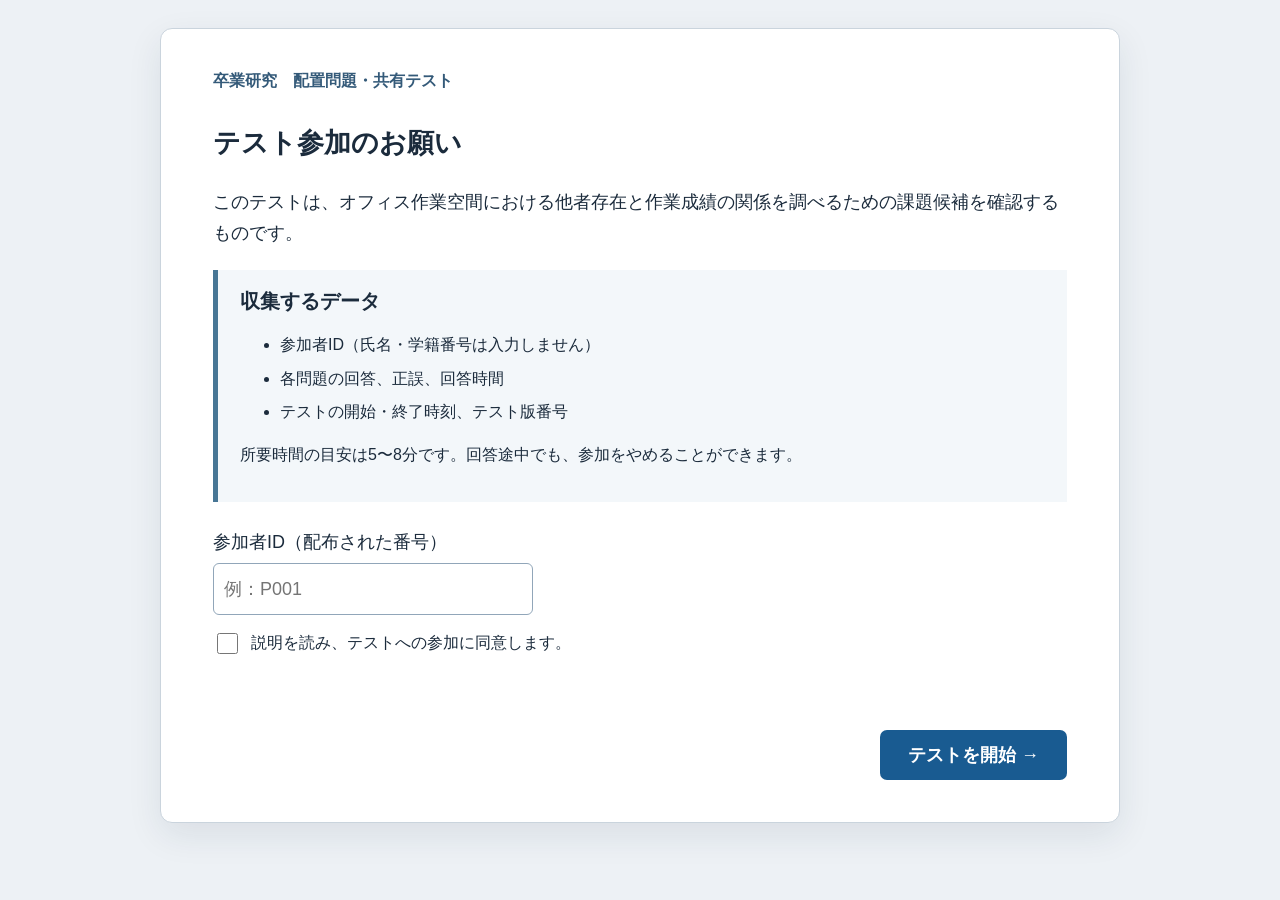
<file: index.html>
<!doctype html>
<html lang="ja">
<head>
  <meta charset="utf-8">
  <meta name="viewport" content="width=device-width, initial-scale=1">
  <meta name="robots" content="noindex,nofollow">
  <title>配置問題・共有テスト</title>
  <link rel="stylesheet" href="style.css">
</head>
<body>
<main>
  <section id="start-screen">
    <header>卒業研究　配置問題・共有テスト</header>
    <h1>テスト参加のお願い</h1>
    <p>このテストは、オフィス作業空間における他者存在と作業成績の関係を調べるための課題候補を確認するものです。</p>
    <div class="notice">
      <h2>収集するデータ</h2>
      <ul>
        <li>参加者ID（氏名・学籍番号は入力しません）</li>
        <li>各問題の回答、正誤、回答時間</li>
        <li>テストの開始・終了時刻、テスト版番号</li>
      </ul>
      <p>所要時間の目安は5〜8分です。回答途中でも、参加をやめることができます。</p>
    </div>
    <label class="field">参加者ID（配布された番号）
      <input id="participant-id" maxlength="30" autocomplete="off" placeholder="例：P001">
    </label>
    <label class="consent"><input id="consent" type="checkbox">説明を読み、テストへの参加に同意します。</label>
    <p id="start-error" class="error" role="alert"></p>
    <div class="actions"><button id="start-button" type="button">テストを開始 →</button></div>
  </section>

  <section id="question-screen" hidden>
    <header id="question-header"></header>
    <div id="question-kind" class="question-kind"></div>
    <h1 id="question-title"></h1>
    <div id="given-arrangement" class="given-arrangement" hidden></div>
    <ol id="conditions"></ol>
    <div id="arrangement-workbench" class="arrangement-workbench" hidden></div>
    <p id="question-instruction"></p>
    <div id="answer-fields" class="arrangements" role="radiogroup" aria-label="配置の選択肢"></div>
    <p id="answer-error" class="error" role="alert"></p>
    <div class="actions"><button id="submit-button" type="button">回答を確定 →</button></div>
    <div id="clock" class="clock" aria-label="現在時刻"></div>
  </section>

  <section id="end-screen" hidden>
    <header>卒業研究　配置問題・共有テスト</header>
    <h1>回答は終了です。ありがとうございました。</h1>
    <p id="send-message">回答データを送信しています。この画面を閉じずにお待ちください。</p>
    <p id="send-error" class="error" role="alert"></p>
    <div class="actions">
      <button id="retry-button" type="button" hidden>送信を再試行</button>
      <button id="backup-button" class="secondary" type="button">結果をCSVで保存</button>
    </div>
  </section>
</main>
<script src="config.js"></script>
<script src="app.js"></script>
</body>
</html>
</file>
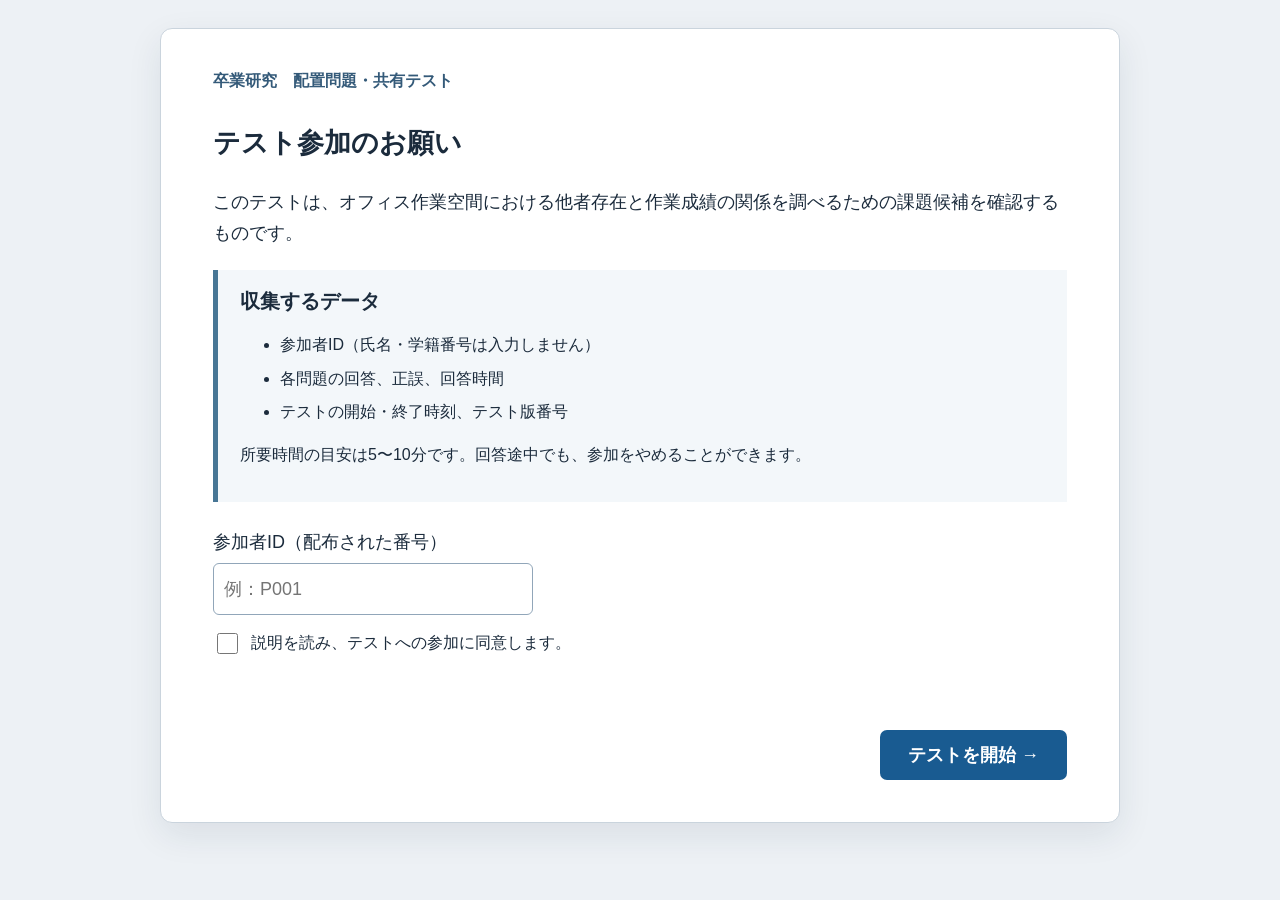
<file: placement-web-test/index.html>
<!doctype html>
<html lang="ja">
<head>
  <meta charset="utf-8">
  <meta name="viewport" content="width=device-width, initial-scale=1">
  <meta name="robots" content="noindex,nofollow">
  <title>配置問題・共有テスト</title>
  <link rel="stylesheet" href="style.css">
</head>
<body>
<main>
  <section id="start-screen">
    <header>卒業研究　配置問題・共有テスト</header>
    <h1>テスト参加のお願い</h1>
    <p>このテストは、オフィス作業空間における他者存在と作業成績の関係を調べるための課題候補を確認するものです。</p>
    <div class="notice">
      <h2>収集するデータ</h2>
      <ul>
        <li>参加者ID（氏名・学籍番号は入力しません）</li>
        <li>各問題の回答、正誤、回答時間</li>
        <li>テストの開始・終了時刻、テスト版番号</li>
      </ul>
      <p>所要時間の目安は5〜10分です。回答途中でも、参加をやめることができます。</p>
    </div>
    <label class="field">参加者ID（配布された番号）
      <input id="participant-id" maxlength="30" autocomplete="off" placeholder="例：P001">
    </label>
    <label class="consent"><input id="consent" type="checkbox">説明を読み、テストへの参加に同意します。</label>
    <p id="start-error" class="error" role="alert"></p>
    <div class="actions"><button id="start-button" type="button">テストを開始 →</button></div>
  </section>

  <section id="question-screen" hidden>
    <header id="question-header"></header>
    <h1 id="question-title"></h1>
    <ol id="conditions"></ol>
    <p>左を1番目として、条件をすべて満たす配置を1つ選んでください。</p>
    <div id="answer-fields" class="arrangements" role="radiogroup" aria-label="配置の選択肢"></div>
    <p id="answer-error" class="error" role="alert"></p>
    <div class="actions"><button id="submit-button" type="button">回答を確定 →</button></div>
    <div id="clock" class="clock" aria-label="現在時刻"></div>
  </section>

  <section id="end-screen" hidden>
    <header>卒業研究　配置問題・共有テスト</header>
    <h1>回答は終了です。ありがとうございました。</h1>
    <p id="send-message">回答データを送信しています。この画面を閉じずにお待ちください。</p>
    <p id="send-error" class="error" role="alert"></p>
    <div class="actions">
      <button id="retry-button" type="button" hidden>送信を再試行</button>
      <button id="backup-button" class="secondary" type="button">結果をCSVで保存</button>
    </div>
  </section>
</main>
<script src="config.js"></script>
<script src="app.js"></script>
</body>
</html>
</file>
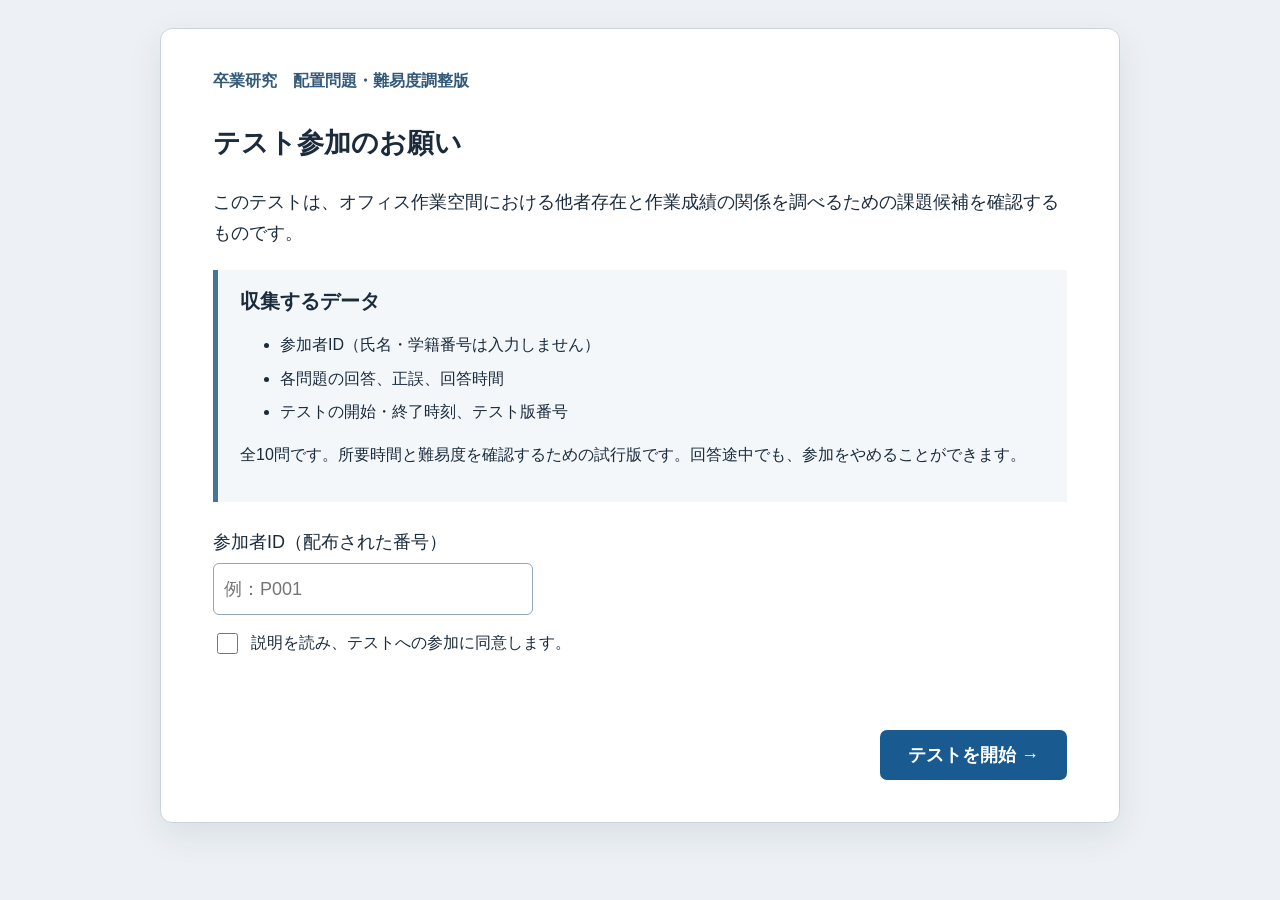
<file: difficulty.html>
<!doctype html>
<html lang="ja">
<head>
  <meta charset="utf-8">
  <meta name="viewport" content="width=device-width, initial-scale=1">
  <meta name="robots" content="noindex,nofollow">
  <title>配置問題・難易度調整版</title>
  <link rel="stylesheet" href="style.css">
</head>
<body>
<main>
  <section id="start-screen">
    <header>卒業研究　配置問題・難易度調整版</header>
    <h1>テスト参加のお願い</h1>
    <p>このテストは、オフィス作業空間における他者存在と作業成績の関係を調べるための課題候補を確認するものです。</p>
    <div class="notice">
      <h2>収集するデータ</h2>
      <ul>
        <li>参加者ID（氏名・学籍番号は入力しません）</li>
        <li>各問題の回答、正誤、回答時間</li>
        <li>テストの開始・終了時刻、テスト版番号</li>
      </ul>
      <p>全10問です。所要時間と難易度を確認するための試行版です。回答途中でも、参加をやめることができます。</p>
    </div>
    <label class="field">参加者ID（配布された番号）
      <input id="participant-id" maxlength="30" autocomplete="off" placeholder="例：P001">
    </label>
    <label class="consent"><input id="consent" type="checkbox">説明を読み、テストへの参加に同意します。</label>
    <p id="start-error" class="error" role="alert"></p>
    <div class="actions"><button id="start-button" type="button">テストを開始 →</button></div>
  </section>

  <section id="question-screen" hidden>
    <header id="question-header"></header>
    <div id="question-kind" class="question-kind"></div>
    <h1 id="question-title"></h1>
    <div id="given-arrangement" class="given-arrangement" hidden></div>
    <ol id="conditions"></ol>
    <div id="arrangement-workbench" class="arrangement-workbench" hidden></div>
    <p id="question-instruction"></p>
    <div id="answer-fields" class="arrangements" role="radiogroup" aria-label="配置の選択肢"></div>
    <p id="answer-error" class="error" role="alert"></p>
    <div class="actions"><button id="submit-button" type="button">回答を確定 →</button></div>
    <div id="clock" class="clock" aria-label="現在時刻"></div>
  </section>

  <section id="end-screen" hidden>
    <header>卒業研究　配置問題・難易度調整版</header>
    <h1>回答は終了です。ありがとうございました。</h1>
    <p id="send-message">回答データを送信しています。この画面を閉じずにお待ちください。</p>
    <p id="send-error" class="error" role="alert"></p>
    <div class="actions">
      <button id="retry-button" type="button" hidden>送信を再試行</button>
      <button id="backup-button" class="secondary" type="button">結果をCSVで保存</button>
    </div>
  </section>
</main>
<script src="config.js"></script>
<script src="difficulty.js"></script>
</body>
</html>
</file>
<file: style.css>
:root { font-family: "Yu Gothic UI", "Meiryo", sans-serif; color: #1b2b3c; background: #edf1f5; }
* { box-sizing: border-box; }
body { margin: 0; padding: 28px; }
main { max-width: 960px; min-height: 620px; margin: 0 auto; padding: 42px 52px;
       background: #fff; border: 1px solid #cad4dd; border-radius: 12px;
       box-shadow: 0 12px 35px #192a3d17; }
header { font-weight: 700; color: #345a79; margin-bottom: 32px; }
h1 { font-size: 27px; line-height: 1.45; margin: 0 0 24px; }
h2 { font-size: 20px; margin: 0 0 8px; }
.question-kind { display: inline-block; padding: 5px 12px; margin-bottom: 14px;
                 color: #315b78; background: #e8f2f8; border-radius: 999px;
                 font-size: 15px; font-weight: 700; }
p, li, label { font-size: 18px; line-height: 1.7; }
ol { padding-left: 2em; margin: 10px 0 28px; }
li { margin: 6px 0; }
.notice { padding: 18px 22px; background: #f3f7fa; border-left: 5px solid #477695; margin: 22px 0; }
.notice p, .notice li { font-size: 16px; }
.field { display: flex; flex-direction: column; gap: 5px; width: min(320px, 100%); margin: 25px 0 14px; }
.field input { font: inherit; padding: 10px; border: 1px solid #91a6b9; border-radius: 6px; }
.consent { display: flex; align-items: flex-start; gap: 10px; font-size: 16px; }
.consent input { width: 21px; height: 21px; margin-top: 4px; }
.arrangements { display: grid; grid-template-columns: repeat(2, minmax(290px, 1fr)); gap: 18px; margin: 22px 0; }
.arrangement { display: flex; align-items: center; gap: 15px; padding: 18px;
               border: 2px solid #b7c5d1; border-radius: 9px; cursor: pointer; }
.arrangement:hover { background: #f2f7fb; border-color: #6688a5; }
.arrangement:has(input:checked) { background: #e5f2fc; border-color: #195b91; }
.arrangement input { width: 22px; height: 22px; margin: 0; }
.diagram { display: flex; gap: 5px; }
.diagram span { display: grid; place-items: center; width: 48px; height: 48px;
                border: 2px solid #5e7284; background: #fff; font-size: 23px; font-weight: 700; }
.given-arrangement { display: flex; align-items: center; gap: 16px; padding: 18px 22px;
                     margin: 0 0 20px; background: #f3f7fa; border: 1px solid #b9c9d5;
                     border-radius: 9px; }
.given-arrangement::before { content: "提示された配置"; font-weight: 700; color: #345a79; }
.arrangement-workbench { margin: 18px 0 24px; padding: 16px 20px; background: #fff9e9;
                         border: 1px solid #d8bd72; border-radius: 9px; }
.workbench-heading { margin: 0; font-size: 17px; font-weight: 700; color: #67501b; }
.workbench-help { margin: 2px 0 12px; font-size: 14px; color: #685e47; }
.letter-panel { display: flex; gap: 9px; }
.letter-tile { display: grid; place-items: center; width: 58px; height: 58px; padding: 0;
               border: 2px solid #6d7780; border-radius: 7px; color: #1b2b3c;
               background: #fff; font-size: 25px; cursor: grab; }
.letter-tile:hover { color: #1b2b3c; background: #eef5fa; }
.letter-tile.selected { border-color: #d38200; background: #fff0bd; box-shadow: 0 0 0 3px #ffd56b; }
.letter-tile.dragging { opacity: .45; }
.number-choice { justify-content: center; min-height: 86px; font-size: 25px; font-weight: 700; }
button { font: inherit; font-size: 18px; font-weight: 700; color: #fff; background: #195b91;
         border: 0; border-radius: 7px; padding: 13px 28px; cursor: pointer; }
button:hover { background: #11456f; }
button.secondary { background: #5f7181; margin-left: 10px; }
button:focus-visible, input:focus-visible { outline: 3px solid #ffba43; outline-offset: 2px; }
.actions { text-align: right; margin-top: 28px; }
.error { min-height: 1.8em; color: #a22121; font-size: 16px; font-weight: 700; }
.clock { position: fixed; right: 28px; bottom: 20px; min-width: 140px; padding: 9px 14px;
         color: #24394d; background: #ffffffeb; border: 1px solid #9cadbc; border-radius: 7px;
         font-size: 18px; font-variant-numeric: tabular-nums; text-align: center; }
[hidden] { display: none !important; }
@media (max-width: 700px) {
  body { padding: 8px; } main { padding: 25px 20px; }
  .arrangements { grid-template-columns: 1fr; }
  .diagram span { width: 42px; height: 42px; }
  .clock { right: 10px; bottom: 8px; }
}
</file>
<file: placement-web-test/style.css>
:root { font-family: "Yu Gothic UI", "Meiryo", sans-serif; color: #1b2b3c; background: #edf1f5; }
* { box-sizing: border-box; }
body { margin: 0; padding: 28px; }
main { max-width: 960px; min-height: 620px; margin: 0 auto; padding: 42px 52px;
       background: #fff; border: 1px solid #cad4dd; border-radius: 12px;
       box-shadow: 0 12px 35px #192a3d17; }
header { font-weight: 700; color: #345a79; margin-bottom: 32px; }
h1 { font-size: 27px; line-height: 1.45; margin: 0 0 24px; }
h2 { font-size: 20px; margin: 0 0 8px; }
p, li, label { font-size: 18px; line-height: 1.7; }
ol { padding-left: 2em; margin: 10px 0 28px; }
li { margin: 6px 0; }
.notice { padding: 18px 22px; background: #f3f7fa; border-left: 5px solid #477695; margin: 22px 0; }
.notice p, .notice li { font-size: 16px; }
.field { display: flex; flex-direction: column; gap: 5px; width: min(320px, 100%); margin: 25px 0 14px; }
.field input { font: inherit; padding: 10px; border: 1px solid #91a6b9; border-radius: 6px; }
.consent { display: flex; align-items: flex-start; gap: 10px; font-size: 16px; }
.consent input { width: 21px; height: 21px; margin-top: 4px; }
.arrangements { display: grid; grid-template-columns: repeat(2, minmax(290px, 1fr)); gap: 18px; margin: 22px 0; }
.arrangement { display: flex; align-items: center; gap: 15px; padding: 18px;
               border: 2px solid #b7c5d1; border-radius: 9px; cursor: pointer; }
.arrangement:hover { background: #f2f7fb; border-color: #6688a5; }
.arrangement:has(input:checked) { background: #e5f2fc; border-color: #195b91; }
.arrangement input { width: 22px; height: 22px; margin: 0; }
.diagram { display: flex; gap: 5px; }
.diagram span { display: grid; place-items: center; width: 48px; height: 48px;
                border: 2px solid #5e7284; background: #fff; font-size: 23px; font-weight: 700; }
button { font: inherit; font-size: 18px; font-weight: 700; color: #fff; background: #195b91;
         border: 0; border-radius: 7px; padding: 13px 28px; cursor: pointer; }
button:hover { background: #11456f; }
button.secondary { background: #5f7181; margin-left: 10px; }
button:focus-visible, input:focus-visible { outline: 3px solid #ffba43; outline-offset: 2px; }
.actions { text-align: right; margin-top: 28px; }
.error { min-height: 1.8em; color: #a22121; font-size: 16px; font-weight: 700; }
.clock { position: fixed; right: 28px; bottom: 20px; min-width: 140px; padding: 9px 14px;
         color: #24394d; background: #ffffffeb; border: 1px solid #9cadbc; border-radius: 7px;
         font-size: 18px; font-variant-numeric: tabular-nums; text-align: center; }
[hidden] { display: none !important; }
@media (max-width: 700px) {
  body { padding: 8px; } main { padding: 25px 20px; }
  .arrangements { grid-template-columns: 1fr; }
  .diagram span { width: 42px; height: 42px; }
  .clock { right: 10px; bottom: 8px; }
}
</file>
